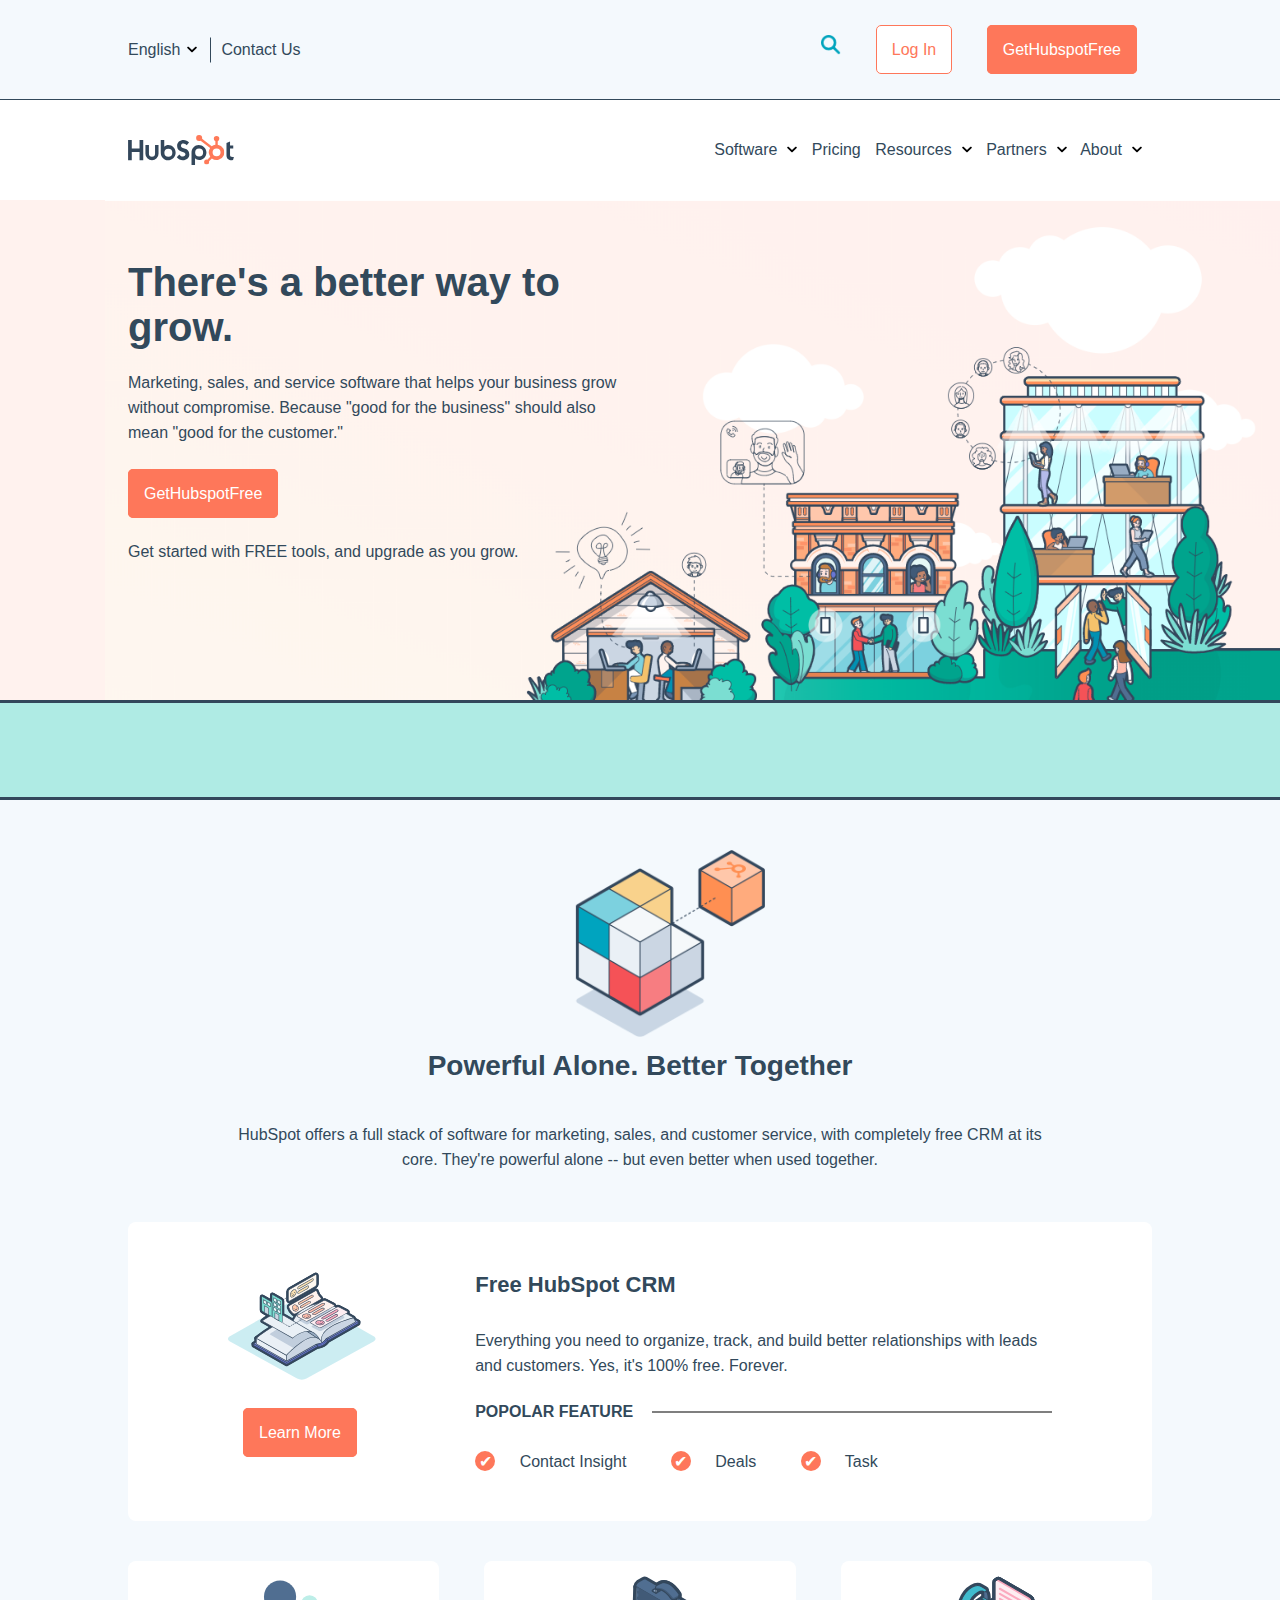
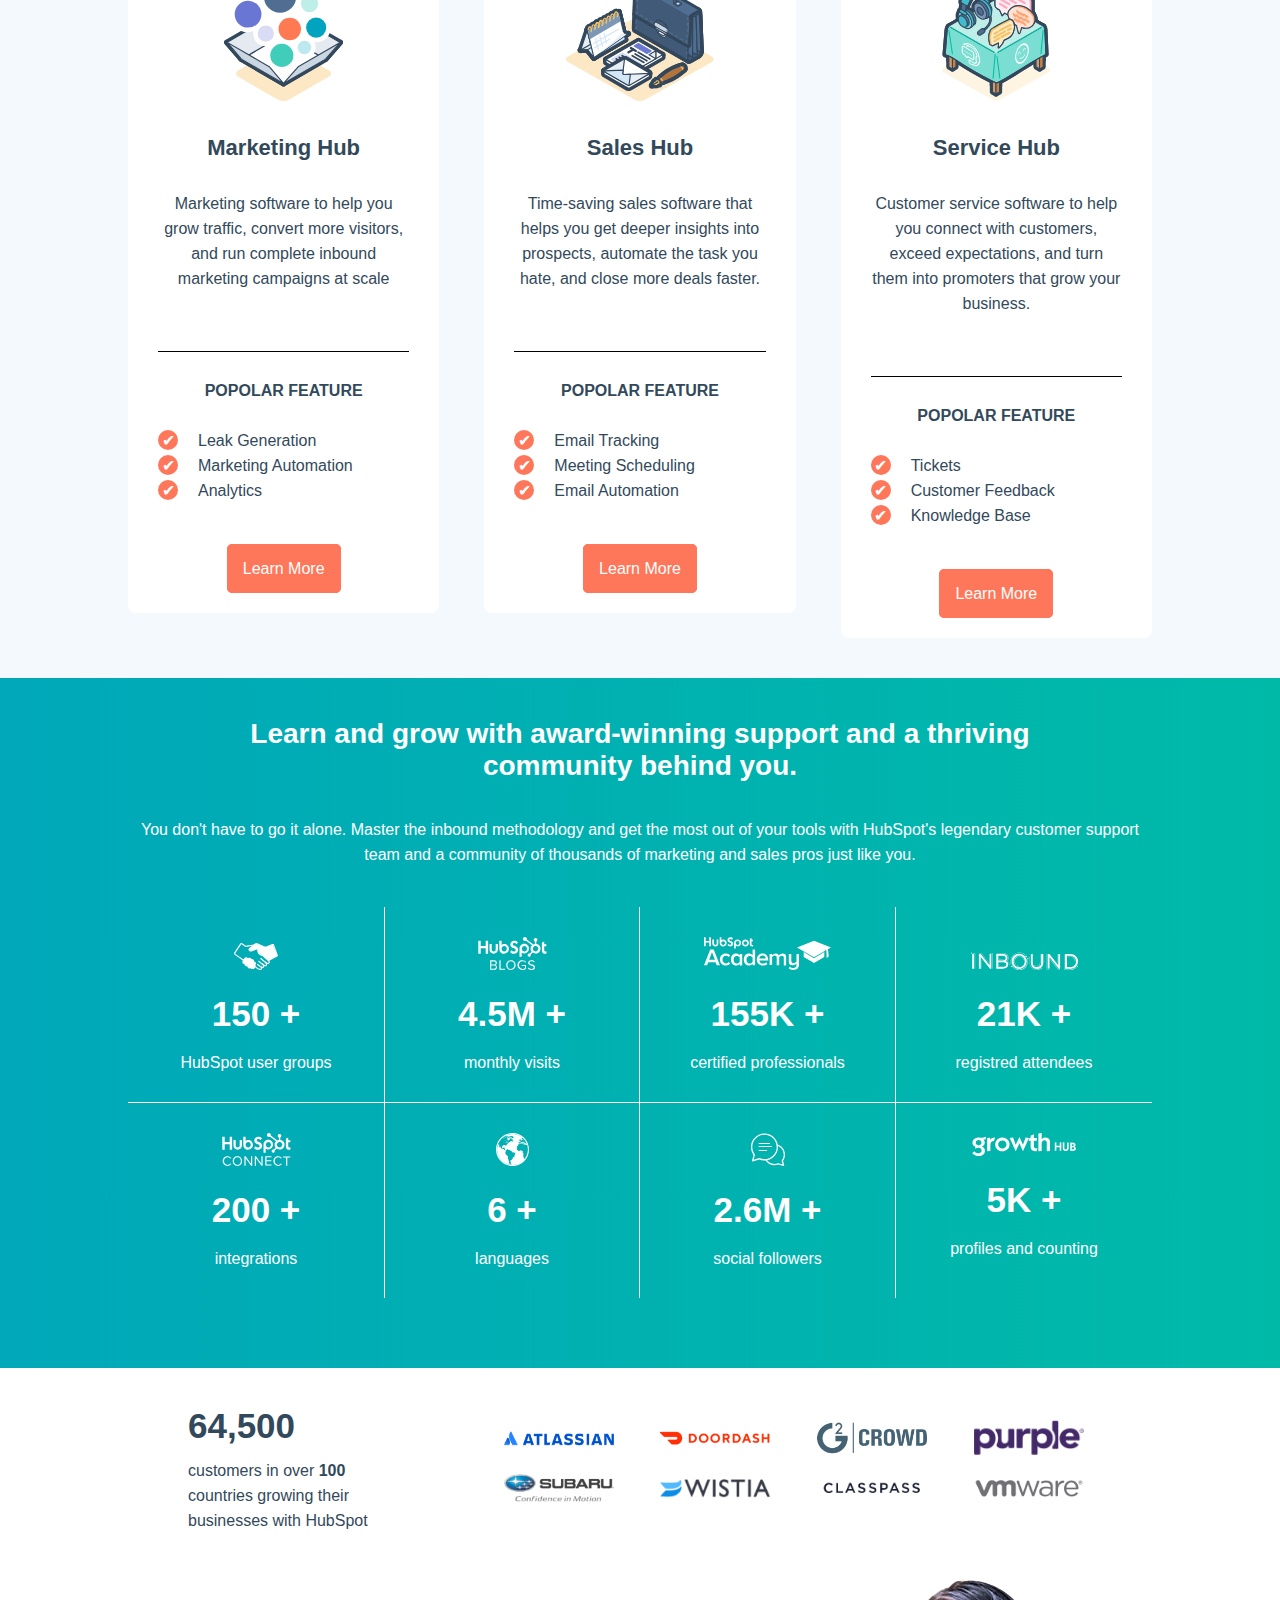
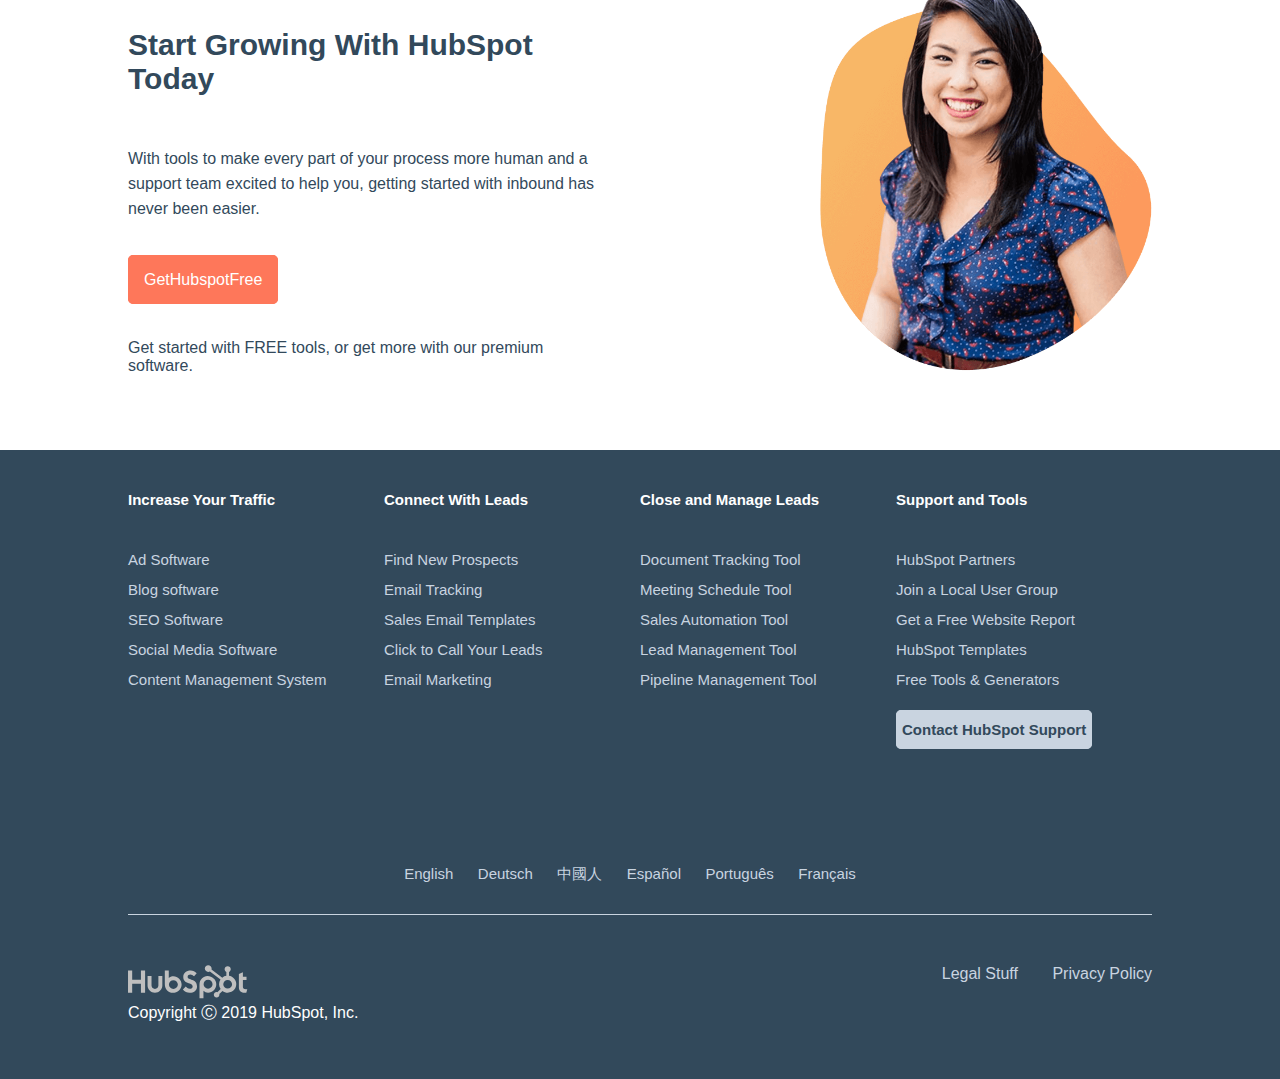
<file: index.html>
<!DOCTYPE html>
<html lang="en">
<head>
    <meta charset="UTF-8">
    <meta http-equiv="X-UA-Compatible" content="IE=edge">
    <meta name="viewport" content="width=device-width, initial-scale=1.0">
    <!-- title -->
    <title>Hubspot</title>
    <!-- stylesheet -->
    <link rel="stylesheet" href="./assets/css/style.css">
    <!-- font awesome -->
    <link rel="stylesheet" href="https://cdnjs.cloudflare.com/ajax/libs/font-awesome/5.15.3/css/all.min.css" integrity="sha512-iBBXm8fW90+nuLcSKlbmrPcLa0OT92xO1BIsZ+ywDWZCvqsWgccV3gFoRBv0z+8dLJgyAHIhR35VZc2oM/gI1w==" crossorigin="anonymous" />
    <link rel="shortcut icon" href="./assets/img/HubSpot-Inversed-Favicon.webp" type="image/x-icon">
</head>
<body>
    
    <!-- header -->
    <header>

        <!-- primo nav -->
        <nav class="azzurro_chiaro">
            <div class="container clearfix">
                <div class="menu_sx float_left">
                    <a href="" id="trat">
                        <i class="fas fa-globe-europe"></i>
                        English
                        <img src="./assets/img/chevron-down-solid.svg" alt="chevron down">
                        <span id="trattino"></span>
                    </a>
                    <a href="">Contact Us</a>
                </div>
                <div class="menu_dx float_left">
                    <a href=""><img src="./assets/img/search-20icon.webp" alt="icona lente di ingrandimento"></a>
                    <a href="" class="bottone vuoto">Log In</a>
                    <a href="" class="bottone pieno pieno_azzurro_chiaro">GetHubspotFree</a>
                </div>
            </div>
        </nav>
        <!-- /primo nav -->

        <!-- secondo nav -->
        <nav>
            <div class="container clearfix">
                <div class="menu_sx2 float_left">
                    <img src="./assets/img/logo.svg" alt="">
                </div>
                <div class="menu_dx2 float_left">
                    <a href="">Software<img src="./assets/img/chevron-down-solid.svg" alt="chevron down"></a>
                    <a href="">Pricing</a>
                    <a href="">Resources<img src="./assets/img/chevron-down-solid.svg" alt="chevron down"></a>
                    <a href="">Partners<img src="./assets/img/chevron-down-solid.svg" alt="chevron down"></a>
                    <a href="">About<img src="./assets/img/chevron-down-solid.svg" alt="chevron down"></a>
                </div>
            </div>
        </nav>
        <!-- /secondo nav -->

        <!-- parte centrale header -->
        <div class="rosa main_header">
            <div class="container clearfix">
                <div class="scritte_header float_left">
                    <p>There's a better way to grow.</p>
                    <p class="line-height_25">Marketing, sales, and service software that helps your business grow without compromise. Because "good for the business" should also mean "good for the customer."</p>
                    <a href="" class="bottone pieno pieno_rosa">GetHubspotFree</a>
                    <p>Get started with FREE tools, and upgrade as you grow.</p>
                </div>
            </div>
        </div>
        <!-- /parte centrale header -->

        <!-- barra azzurra -->
        <div class="barra_azzurra azzurro"></div>
        <!-- /barra azzurra -->

    </header>
    <!-- /header -->

    <!-- main -->
    <main>

        <!-- sezione 1 -->
        <section class="azzurro_chiaro">
            <div class="sezione_1 container clearfix">
                <!-- sezione con il cubo -->
                <div class="float_left sez_cubo">
                    <img src="./assets/img/cube.webp" alt="Cubo">
                    <p class="text-align_center">Powerful Alone. Better Together</p>
                    <p class="container text-align_center line-height_25">HubSpot offers a full stack of software for marketing, sales, and customer service, with  completely free CRM at its core. They're powerful alone -- but even better when used together.</p>
                </div>
                <!-- /sezione con il cubo -->

                <!-- free hubspot crm -->
                <div class="float_left azzurro_chiaro">
                    <div class="container float_left clearfix">
                        <div class="float_left">
                            <div><img src="./assets/img/book.svg" alt=""></div>
                            <a href="" class="bottone pieno pieno_bianco">Learn More</a>
                        </div>
                        <div class="float_left">
                            <p>Free HubSpot CRM</p>
                            <p class="line-height_25">Everything you need to organize, track, and build better relationships with leads and customers. Yes, it's 100% free. Forever.</p>
                            <p style="position: relative;">
                                popolar feature
                                <span class="hr"></span> <!-- linea orizzontale -->
                            </p>
                            <p>
                                <span class="cerchio text-align_center">&#10004;</span>
                                <span class="cerchio_s">Contact Insight</span>
                                <span class="cerchio text-align_center">&#10004;</span>
                                <span class="cerchio_s">Deals</span>
                                <span class="cerchio text-align_center">&#10004;</span>
                                <span class="cerchio_s">Task</span>
                            </p>
                        </div>
                    </div>
                </div>
                <!-- /free hubspot crm -->

                <!-- colonne -->
                    <!-- colonna 1 -->
                    <div class="float_left azzurro_chiaro colonna3 text-align_center">
                        <div class="card1 clearfix">
                            <div class="int_col_1 float_left">
                                <img src="./assets/img/buble.svg" alt="bolle">
                                <p>Marketing Hub</p>
                                <p class="line-height_25">Marketing software to help you grow traffic, convert more visitors, and run complete inbound marketing campaigns at scale</p>
                            </div>
                            <div class="int_col_2 float_left">
                                <p>popolar feature</p>
                                <p>
                                    <span class="cerchio_s"><span class="cerchio text-align_center">&#10004;</span>Leak Generation</span>
                                    <span class="cerchio_s"><span class="cerchio text-align_center">&#10004;</span>Marketing Automation</span>
                                    <span class="cerchio_s"><span class="cerchio text-align_center">&#10004;</span>Analytics</span>
                                </p>
                                <a href="" class="bottone pieno pieno_bianco">Learn More</a>
                            </div>
                        </div>
                    </div>
                    <!-- /colonna 1 -->

                    <!-- colonna 2 -->
                    <div class="float_left azzurro_chiaro colonna3 text-align_center">
                        <div class="card2 clearfix">
                            <div class="int_col_1 float_left">
                                <img src="./assets/img/office.svg" alt="ufficio">
                                <p>Sales Hub</p>
                                <p class="line-height_25">Time-saving sales software that helps you get deeper insights into prospects, automate the task you hate, and close more deals faster.</p>
                            </div>
                            <div class="int_col_2 float_left">
                                <p>popolar feature</p>
                                <p>
                                    <span class="cerchio_s"><span class="cerchio text-align_center">&#10004;</span>Email Tracking</span>
                                    <span class="cerchio_s"><span class="cerchio text-align_center">&#10004;</span>Meeting Scheduling</span>
                                    <span class="cerchio_s"><span class="cerchio text-align_center">&#10004;</span>Email Automation</span>
                                </p>
                                <a href="" class="bottone pieno pieno_bianco">Learn More</a>
                            </div>
                        </div>
                    </div>
                    <!-- /colonna 2 -->

                    <!-- colonna 3 -->
                    <div class="float_left azzurro_chiaro colonna3 text-align_center">
                        <div class="card3 clearfix">
                            <div class="int_col_1 float_left">
                                <img src="./assets/img/table.svg" alt="tavolo">
                                <p>Service Hub</p>
                                <p class="line-height_25">Customer service software to help you connect with customers, exceed expectations, and turn them into promoters that grow your business.</p>
                            </div>
                            <div class="int_col_2 float_left">
                                <p>popolar feature</p>
                                <p>
                                    <span class="cerchio_s"><span class="cerchio text-align_center">&#10004;</span>Tickets</span>
                                    <span class="cerchio_s"><span class="cerchio text-align_center">&#10004;</span>Customer Feedback</span>
                                    <span class="cerchio_s"><span class="cerchio text-align_center">&#10004;</span>Knowledge Base</span>
                                </p>
                                <a href="" class="bottone pieno pieno_bianco">Learn More</a>
                            </div>
                        </div>
                    </div>
                    <!-- /colonna 3 -->
                <!-- /colonne -->

            </div>
        </section>
        <!-- /sezione 1 -->

        <!-- sezione 2 -->
        <section id="sezione_blu">
            <div class="container text-align_center">
                <p>
                    Learn and grow with award-winning support and a thriving community behind you.
                </p>
                <p class="line-height_25">
                    You don't have to go it alone. Master the inbound methodology and get the most out of your tools with HubSpot's legendary customer support team and a community of thousands of marketing and sales pros just like you. 
                </p>
                <div class="clearfix">
                    <div class="float_left">
                        <div><img src="./assets/img/hands.svg" alt="mani"></div>
                        <p class="scritta_grande">150 +</p>
                        <p>HubSpot user groups</p>
                    </div>
                    <div class="float_left quad_1">
                        <div><img src="./assets/img/blogs.svg" alt="blogs"></div>
                        <p class="scritta_grande">4.5M +</p>
                        <p>monthly visits</p>
                    </div>
                    <div class="float_left quad_2">
                        <div><img src="./assets/img/academy.svg" alt="academy"></div>
                        <p class="scritta_grande">155K +</p>
                        <p>certified professionals</p>
                    </div>
                    <div class="float_left">
                        <div><img src="./assets/img/inbound.svg" alt="inbound"></div>
                        <p class="scritta_grande">21K +</p>
                        <p>registred attendees</p>
                    </div>
                    <div class="float_left quad_3">
                        <div><img src="./assets/img/connect.svg" alt="connect"></div>
                        <p class="scritta_grande">200 +</p>
                        <p>integrations</p>
                    </div>
                    <div class="float_left quad_1 quad_3">
                        <div><img src="./assets/img/globe.svg" alt="globe"></div>
                        <p class="scritta_grande">6 +</p>
                        <p>languages</p>
                    </div>
                    <div class="float_left quad_2 quad_3">
                        <div><img src="./assets/img/followers.svg" alt="followers"></div>
                        <p class="scritta_grande">2.6M +</p>
                        <p>social followers</p>
                    </div>
                    <div class="float_left quad_3">
                        <div><img src="./assets/img/growth.svg" alt="growth"></div>
                        <p class="scritta_grande">5K +</p>
                        <p>profiles and counting</p>
                    </div>
                </div>
            </div>
        </section>
        <!-- /sezione 2 -->

        <!-- sezione 3 -->
        <section id="sezione_bianca">
            <div class="container">
                <div class="clearfix sez_bianca_1 line-height_25">
                    <div class="float_left">
                        <p class="scritta_grande" style="padding-bottom: 20px;">64,500</p>
                        <p>
                            customers in over <span style="font-weight: 600;">100</span> countries growing their businesses with HubSpot
                        </p>
                    </div>
                    <div class="float_left">
                        <div class="float_left">
                            <img src="./assets/img/atlasian.webp" alt="atlasian">
                        </div>
                        <div class="float_left">
                            <img src="./assets/img/doordash.webp" alt="doordash">
                        </div>
                        <div class="float_left">
                            <img src="./assets/img/g2crowd.webp" alt="g2crowd">                            
                        </div>
                        <div class="float_left">
                            <img src="./assets/img/purple.webp" alt="purple">                            
                        </div>
                        <div class="float_left">
                            <img src="./assets/img/subaru.webp" alt="subaru">
                        </div>
                        <div class="float_left">
                            <img src="./assets/img/wistia.webp" alt="wistia">
                        </div>
                        <div class="float_left">
                            <img src="./assets/img/classpass.webp" alt="classpass">
                        </div>
                        <div class="float_left">
                            <img src="./assets/img/vmware.webp" alt="vmware">
                        </div>
                    </div>
                </div>
                <div class="sez_bianca_2 clearfix">
                    <div class="float_left">
                        <p>Start Growing With HubSpot Today</p>
                        <p class="line-height_25">With tools to make every part of your process more human and a support team excited to help you, getting started with inbound has never been easier.</p>
                        <a class="btn bottone pieno pieno_bianco" href="">GetHubspotFree</a>
                        <p>Get started with FREE tools, or get more with our premium software.</p>
                    </div>
                    <div class="float_left">
                        <img src="./assets/img/woman.webp" alt="woman">
                    </div>
                </div>
            </div>
        </section>
        <!-- /sezione 3 -->

    </main>
    <!-- /main -->

    <!-- footer -->
    <footer>
        <div class="container">

            <!-- sezione 1 -->
            <div class="clearfix">
                <div class="float_left">
                    <ul>
                        <span>Increase Your Traffic</span>
                        <li><a href="">Ad Software</a></li>
                        <li><a href="">Blog software</a></li>
                        <li><a href="">SEO Software</a></li>
                        <li><a href="">Social Media Software</a></li>
                        <li><a href="">Content Management System</a></li>
                    </ul>
                </div>
                <div class="float_left">
                    <ul>
                        <span>Connect With Leads</span>
                        <li><a href="">Find New Prospects</a></li>
                        <li><a href="">Email Tracking</a></li>
                        <li><a href="">Sales Email Templates</a></li>
                        <li><a href="">Click to Call Your Leads</a></li>
                        <li><a href="">Email Marketing</a></li>
                    </ul>
                </div>
                <div class="float_left">
                    <ul>
                        <span>Close and Manage Leads</span>
                        <li><a href="">Document Tracking Tool</a></li>
                        <li><a href="">Meeting Schedule Tool</a></li>
                        <li><a href="">Sales Automation Tool</a></li>
                        <li><a href="">Lead Management Tool</a></li>
                        <li><a href="">Pipeline Management Tool</a></li>
                    </ul>
                </div>
                <div class="float_left">
                    <ul>
                        <span>Support and Tools</span>
                        <li><a href="">HubSpot Partners</a></li>
                        <li><a href="">Join a Local User Group</a></li>
                        <li><a href="">Get a Free Website Report</a></li>
                        <li><a href="">HubSpot Templates</a></li>
                        <li><a href="">Free Tools & Generators</a></li>
                        <a class="bottone pieno2" href="">Contact HubSpot Support</a>
                        <div>
                            <a href=""><i class="fab fa-facebook-f"></i></a>
                            <a href=""><i class="fab fa-instagram"></i></a>
                            <a href=""><i class="fab fa-youtube"></i></a>
                            <a href=""><i class="fab fa-twitter"></i></a>
                            <a href=""><i class="fab fa-linkedin-in"></i></a>
                        </div>
                    </ul>
                </div>
            </div>
            <!-- /sezione 1 -->

            <!-- sezione 2 -->
            <div class="text-align_center">
                <span><a href="">English</a></span>
                <span><a href="">Deutsch</a></span>
                <span><a href="">中國人</a></span>
                <span><a href="">Español</a></span>
                <span><a href="">Português</a></span>
                <span><a href="">Français</a></span>
            </div>
            <!-- /sezione 2 -->

            <!-- sezione 3 -->
            <div class="clearfix">
                <div class="float_left">
                    <div>
                        <img src="./assets/img/logo-white.svg" alt="logo bianco">
                    </div>
                    <div>
                        Copyright &#x24B8; 2019 HubSpot, Inc.
                    </div>
                </div>
                <div class="float_left">
                    <span><a href="">Legal Stuff</a></span>
                    <span><a href="">Privacy Policy</a></span>
                </div>
            </div>
            <!-- /sezione 3 -->

        </div>
    </footer>
    <!-- /footer -->

</body>
</html>
</file>
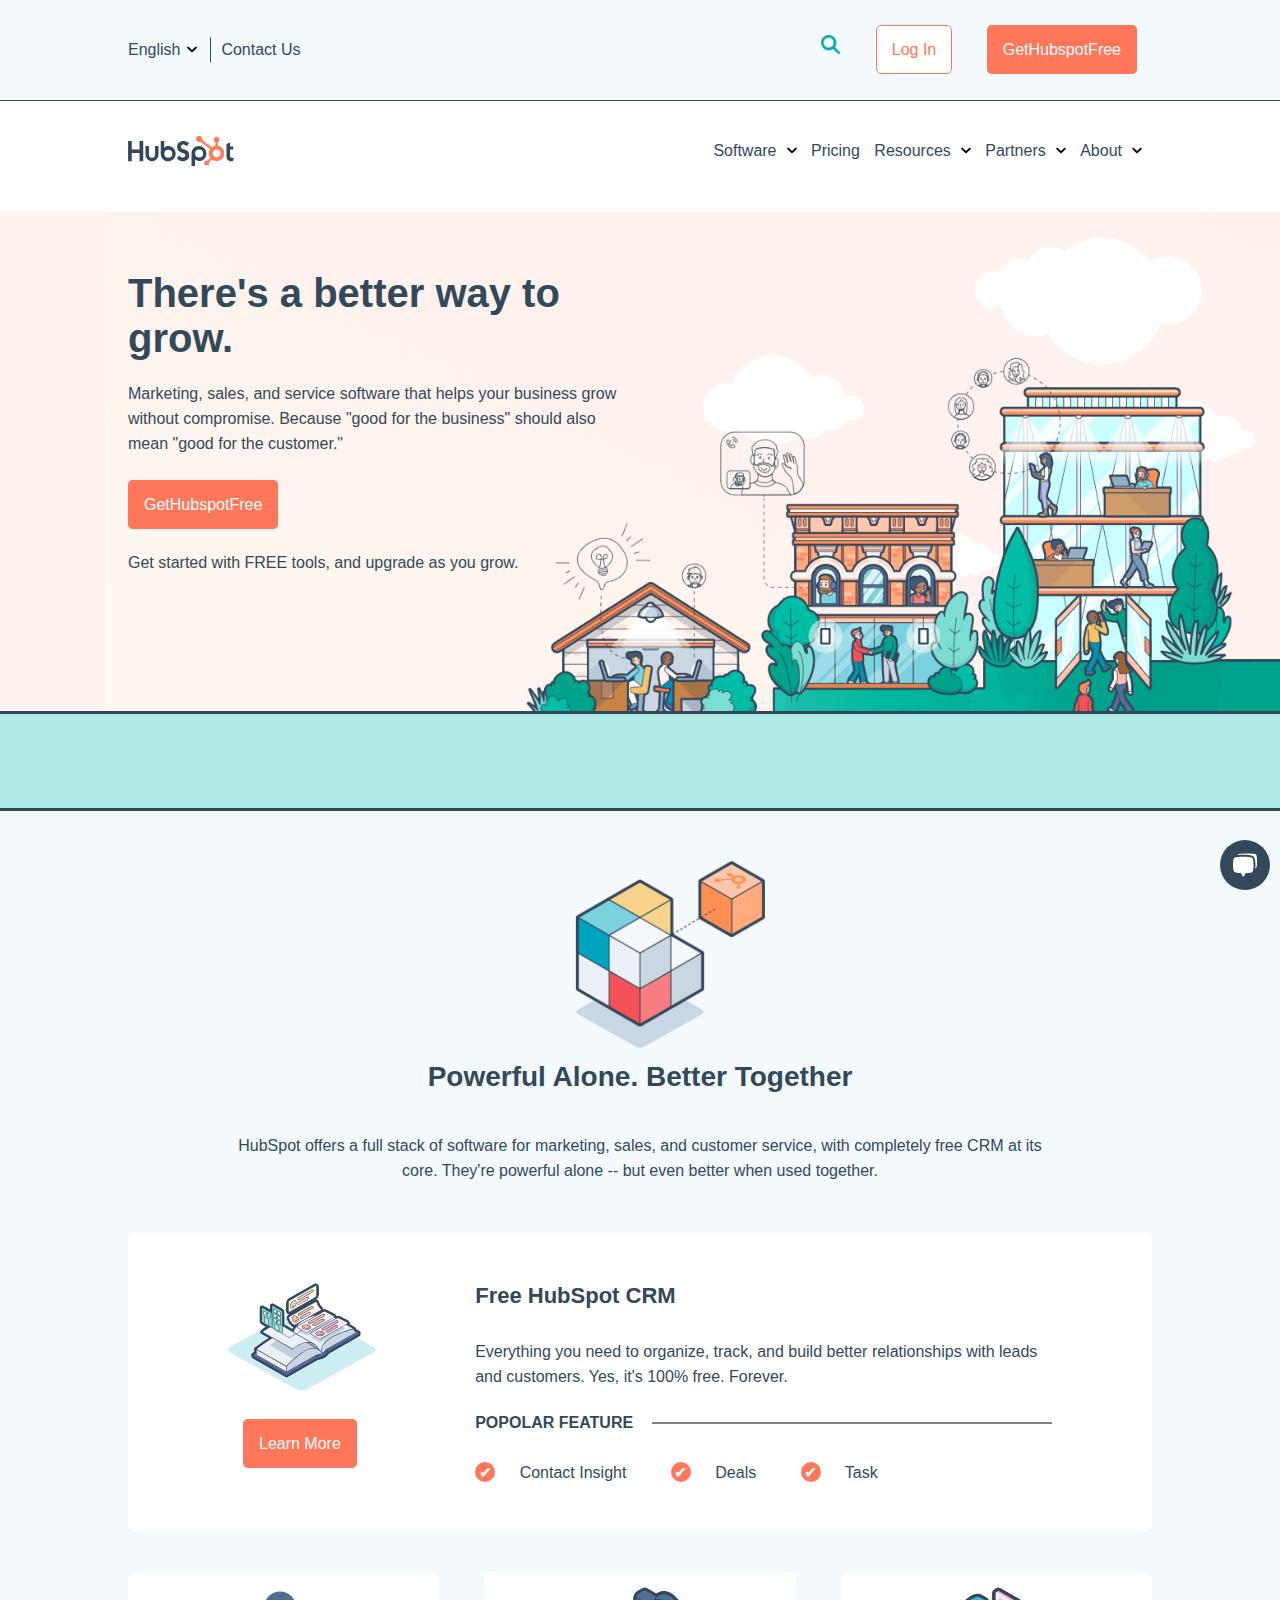
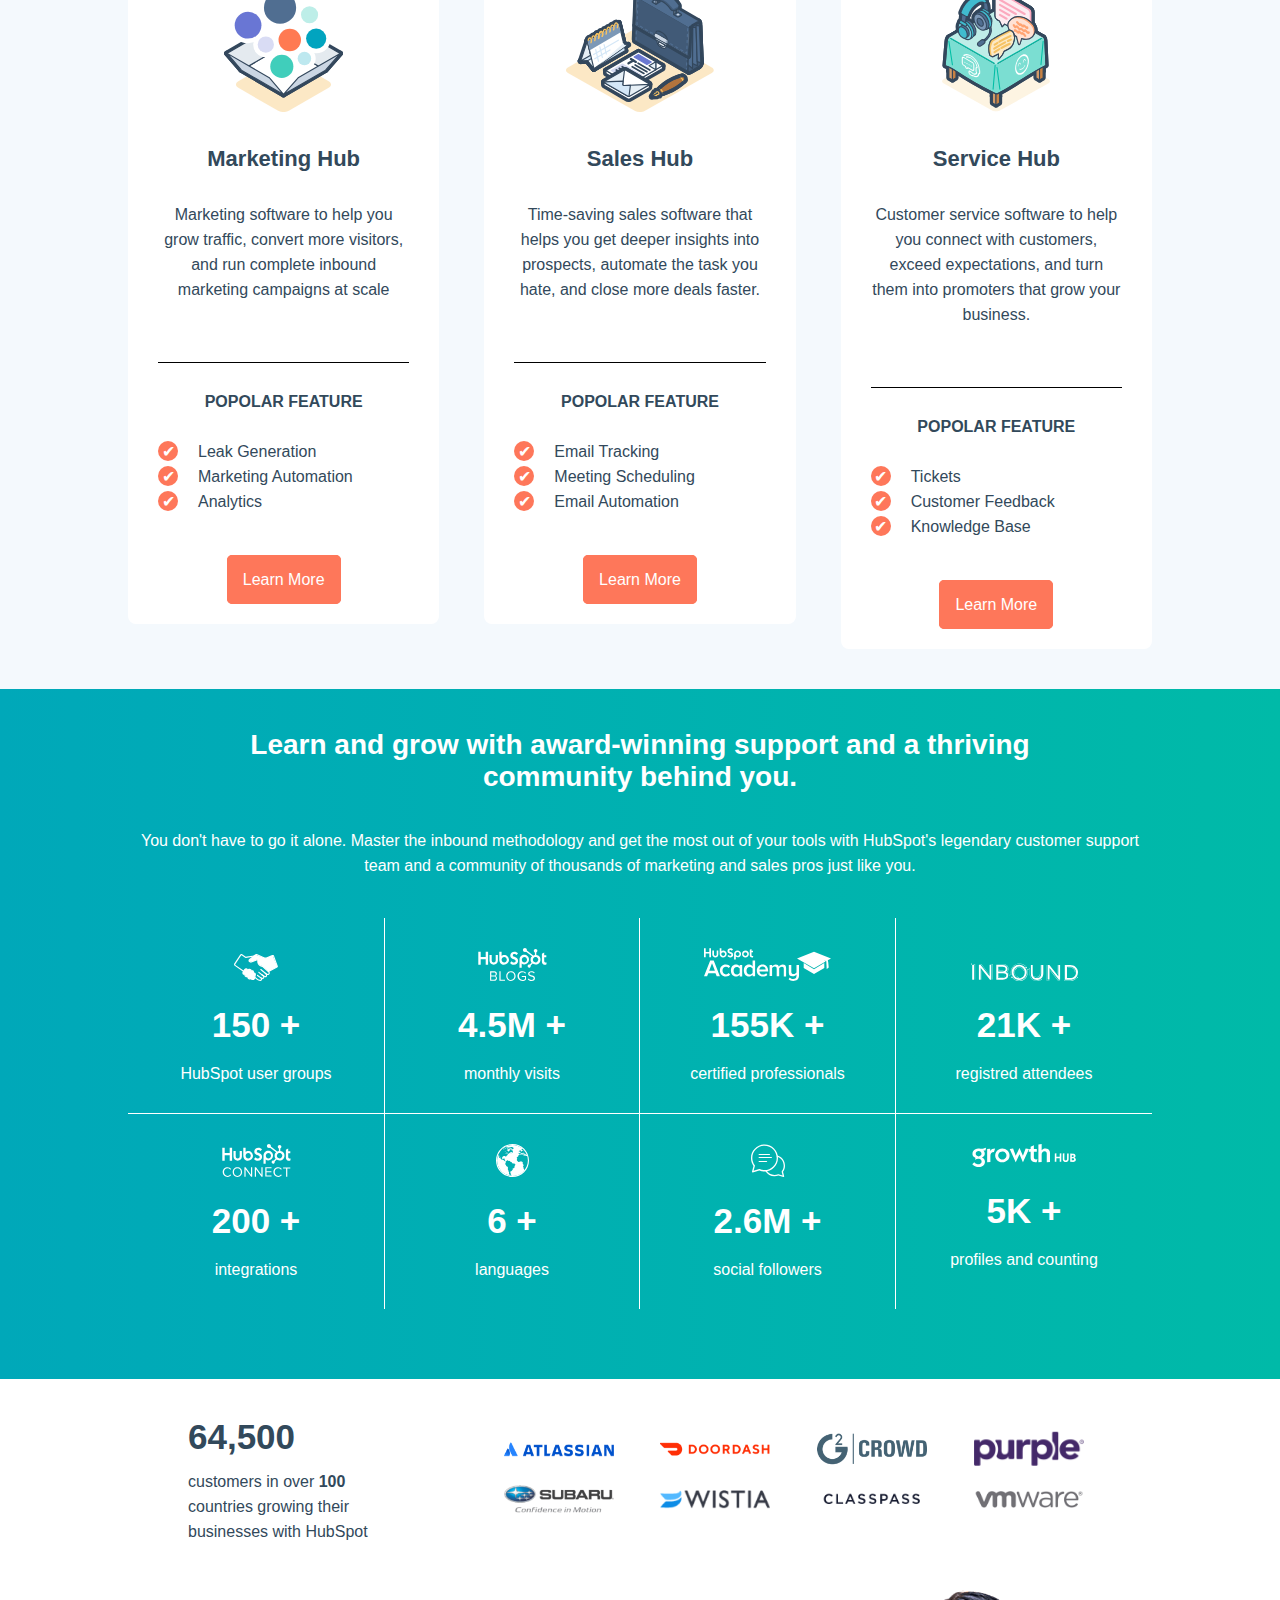
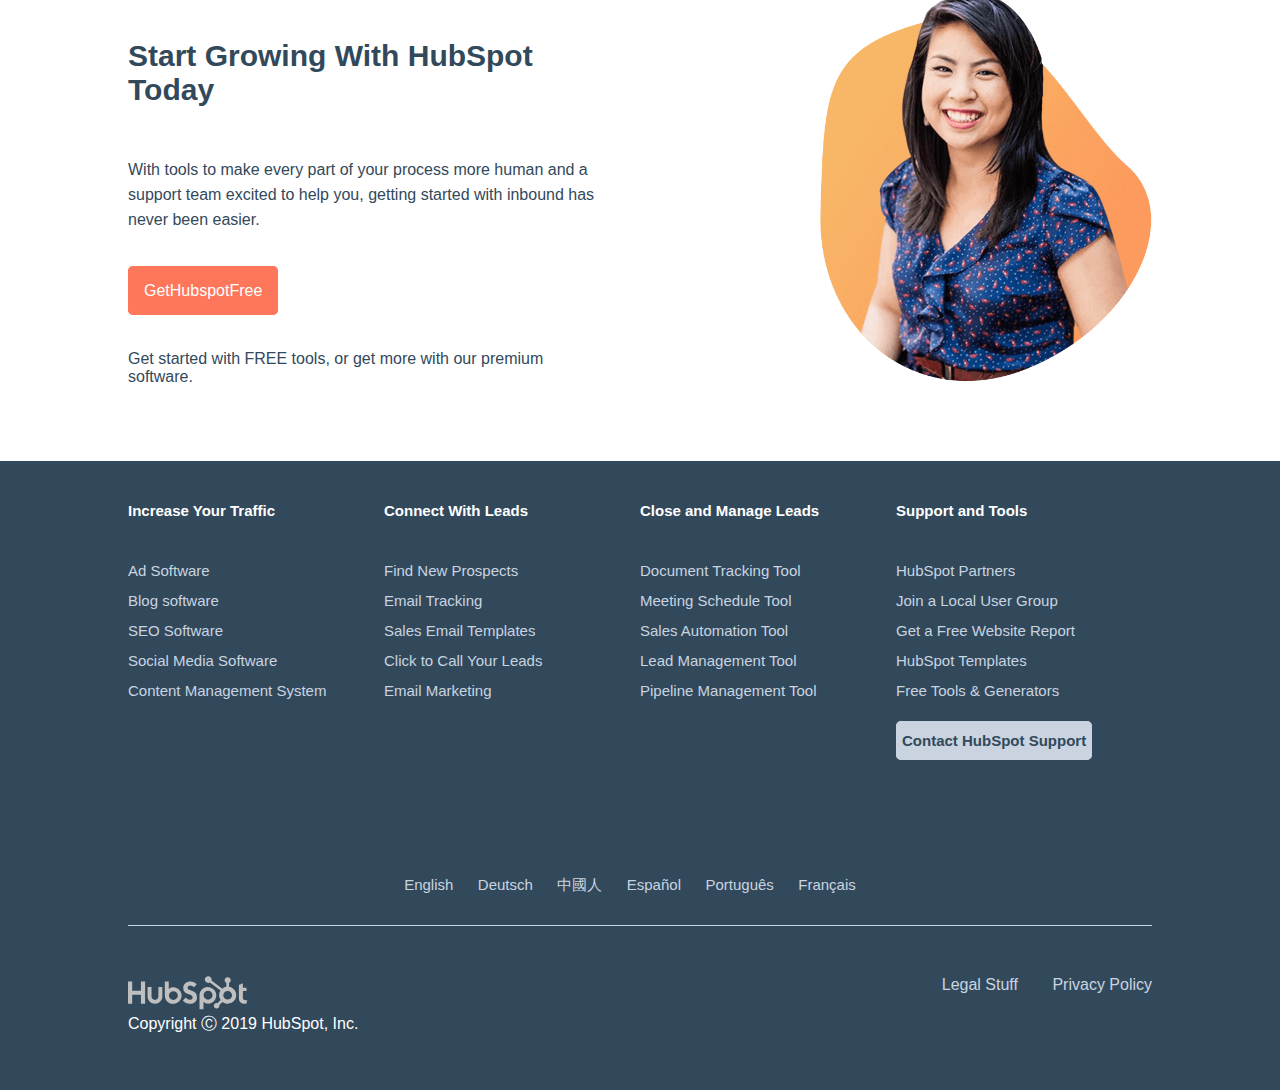
<file: bonus/index.html>
<!DOCTYPE html>
<html lang="en">
<head>
    <meta charset="UTF-8">
    <meta http-equiv="X-UA-Compatible" content="IE=edge">
    <meta name="viewport" content="width=device-width, initial-scale=1.0">
    <!-- title -->
    <title>Hubspot</title>
    <!-- stylesheet -->
    <link rel="stylesheet" href="./assets/css/style.css">
    <!-- font awesome -->
    <link rel="stylesheet" href="https://cdnjs.cloudflare.com/ajax/libs/font-awesome/5.15.3/css/all.min.css" integrity="sha512-iBBXm8fW90+nuLcSKlbmrPcLa0OT92xO1BIsZ+ywDWZCvqsWgccV3gFoRBv0z+8dLJgyAHIhR35VZc2oM/gI1w==" crossorigin="anonymous" />
    <link rel="shortcut icon" href="./assets/img/HubSpot-Inversed-Favicon.webp" type="image/x-icon">
</head>
<body>
    
    <!-- header -->
    <header>

        <!-- chat -->
        <div class="chat">
            <img src="./bonus_chat/launcher-open-icon.svg" alt="chat">
        </div>
        <div class="text_chat">
            &#128075; Want to chat about HubSpot? I'm here to help you find your way.
            <img src="./bonus_chat/bot-avatar.jpg" alt="bot avatar">
            <span>&#x2715;</span>
        </div>
        <!-- /chat -->

        <!-- primo nav -->
        <nav class="azzurro_chiaro">
            <div class="container clearfix">
                <div class="menu_sx float_left">
                    <a href="" class="dropdown" id="trat">
                        <i class="fas fa-globe-europe"></i>
                        English
                        <img src="./assets/img/chevron-down-solid.svg" alt="chevron down">
                        <span id="trattino"></span>
                        <div class="dropdown-content">
                            <p>中國人</p>
                            <p>Deutsch</p>
                            <p>English</p>
                            <p>Español</p>
                            <p>Português</p>
                            <p>Français</p>
                        </div>
                    </a>
                    
                    <a href="">Contact Us</a>
                </div>
                <div class="menu_dx float_left">
                    <a href=""><img src="./assets/img/search-20icon.webp" alt="icona lente di ingrandimento"></a>
                    <a href="" class="bottone vuoto">Log In</a>
                    <a href="" class="bottone pieno pieno_azzurro_chiaro">GetHubspotFree</a>
                </div>
            </div>
        </nav>
        <!-- /primo nav -->

        <!-- secondo nav -->
        <nav>
            <div class="container clearfix">
                <div class="menu_sx2 float_left">
                    <img src="./assets/img/logo.svg" alt="">
                </div>
                <div class="menu_dx2 float_left">
                    <a href="" class="dropdown5">
                        Software<img src="./assets/img/chevron-down-solid.svg" alt="chevron down">
                        <div class="dropdown-content5">
                            <div class="clearfix cerchicon">
                                <div class="float_left">
                                    <img src="./assets/img/cerchicon.jpg" alt="">
                                </div>
                                <div class="float_left">
                                    <p>Free HubSpot CRM</p>
                                    <p>All your contacts and companies. 100% free.</p>
                                </div>                                
                            </div>
                            <div class="clearfix fulmine bor_top_s">
                                <div class="float_left">
                                    <img src="./assets/img/fulmine.svg" alt="">
                                </div>
                                <div class="float_left">
                                    <p>Marketing Hub</p>
                                    <p>Marketing software to increase traffic and leads. Free and premium pians.</p>
                                </div>
                            </div>
                            <div class="clearfix stella">
                                <div class="float_left">
                                    <img src="./assets/img/stella.svg" alt="">
                                </div>
                                <div class="float_left">
                                    <p>Sales Hub</p>
                                    <p>Sales software for closing more deels, faster. Free and premium plans.</p>
                                </div>
                            </div>
                            <div class="clearfix cuore">
                                <div class="float_left">
                                    <img src="./assets/img/cuore.svg" alt="">
                                </div>
                                <div class="float_left">
                                    <p>Service Hub</p>
                                    <p>Software for providing first-class customer service. Free and premium plans.</p>
                                </div>
                            </div>
                            <div class="clearfix frecciagiu">
                                <div class="float_left">
                                    <img src="./assets/img/frecciagiu.svg" alt="">
                                </div>
                                <div class="float_left">
                                    <p>CMS Hub <span class="btn_blu">NEW</span></p>
                                    <p>Content management software to power websites. Premium plans and free trial.</p>
                                </div>
                            </div>
                            <div class="bor_top_s">
                                <p>App Marketplace</p>
                                <p>Find HubSpot apps for the tools and software you use to run your business.</p>
                            </div>
                        </div>
                    </a>
                    <a href="">Pricing</a>
                    <a href="" class="dropdown4">
                        Resources<img src="./assets/img/chevron-down-solid.svg" alt="chevron down">
                        <div class="dropdown-content4 clearfix">
                            <div class="float_left">
                                <p>Blog</p>
                                <p>Read marketing, sales, agency, and customer success blog content.</p>
                            </div>
                            <div class="float_left">
                                <p>Customers Stories/p>
                                <p>Hear from the businesses that use HubSpot to grow better every day.</p>
                            </div>
                            <div class="float_left">
                                <p>Developers</p>
                                <p>Create apps and custom integrations for businesses using HubSpot.</p>
                            </div>
                            <div class="float_left mtb">
                                <p>Ebooks, Guides & More</p>
                                <p>Get access to HubSpot's most popular marketing resources.</p>
                            </div>
                            <div class="float_left mtb">
                                <p>Onboarding & Services</p>
                                <p>Find training and consulting services to help you thrive with HubSpot.</p>
                            </div>
                            <div class="float_left mtb">
                                <p>Research & Reports</p>
                                <p>Get up-to-date research and data on hot business trends.</p>
                            </div>
                            <div class="float_left mtb">
                                <p>Free Courses & Certifications</p>
                                <p>Take courses on the latest business trends, taught by industry experts.</p>
                            </div>
                            <div class="float_left mtb">
                                <p>What Is Inbound?</p>
                                <p>Get a primer on how inbound helps your business grow better.</p>
                            </div>
                            <div class="float_left mtb">
                                <p>Customer Support</p>
                                <p>Get help if you have questions about using HubSpot software.</p>
                            </div>
                        </div>
                    </a>
                    <a href="" class="dropdown3">
                        Partners<img src="./assets/img/chevron-down-solid.svg" alt="chevron down">
                        <div class="dropdown-content3 clearfix">
                            <div class="float_left">
                                <p>Hire a Partner</p>
                                <p>Find a partner in our global community of service providers who can help you grow.</p>            
                            </div>
                            <div class="float_left">
                                <p>Partner With Us</p>
                                <p>Find the right partner program to help your business grow.</p>
                            </div>
                        </div>
                    </a>
                    <a href="" class="dropdown2">
                        About<img src="./assets/img/chevron-down-solid.svg" alt="chevron down">
                        <div class="dropdown-content2 clearfix">
                            <div class="float_left">
                                <p>Company</p>
                                <p>About Us</p>
                                <p>Contact Us</p>
                                <p>Management Team</p>
                                <p>Board of Directors</p>
                                <p>Careers</p>
                            </div>
                            <div class="float_left">
                                <p>News</p>
                                <p>HubSpot News</p>
                                <p>Press Resources</p>
                                <p>Speakers</p>
                            </div>
                            <div class="float_left">
                                <p>Investors</p>
                                <p>Investor Relations</p>
                            </div>
                        </div>
                    </a>
                </div>
            </div>
        </nav>
        <!-- /secondo nav -->

        <!-- parte centrale header -->
        <div class="rosa main_header">
            <div class="container clearfix">
                <div class="scritte_header float_left">
                    <p>There's a better way to grow.</p>
                    <p class="line-height_25">Marketing, sales, and service software that helps your business grow without compromise. Because "good for the business" should also mean "good for the customer."</p>
                    <a href="" class="bottone pieno pieno_rosa">GetHubspotFree</a>
                    <p>Get started with FREE tools, and upgrade as you grow.</p>
                </div>
            </div>
        </div>
        <!-- /parte centrale header -->

        <!-- barra azzurra -->
        <div class="barra_azzurra azzurro"></div>
        <!-- /barra azzurra -->

    </header>
    <!-- /header -->

    <!-- main -->
    <main>

        <!-- sezione 1 -->
        <section class="azzurro_chiaro">
            <div class="sezione_1 container clearfix">
                <!-- sezione con il cubo -->
                <div class="float_left sez_cubo">
                    <img src="./assets/img/cube.webp" alt="Cubo">
                    <p class="text-align_center">Powerful Alone. Better Together</p>
                    <p class="container text-align_center line-height_25">HubSpot offers a full stack of software for marketing, sales, and customer service, with  completely free CRM at its core. They're powerful alone -- but even better when used together.</p>
                </div>
                <!-- /sezione con il cubo -->

                <!-- free hubspot crm -->
                <div class="float_left azzurro_chiaro">
                    <div class="container float_left clearfix">
                        <div id="book" class="float_left">
                            <div><img src="./assets/img/book.svg" alt=""></div>
                            <a href="" class="bottone pieno pieno_bianco">Learn More</a>
                        </div>
                        <div class="float_left">
                            <p>Free HubSpot CRM</p>
                            <p class="line-height_25">Everything you need to organize, track, and build better relationships with leads and customers. Yes, it's 100% free. Forever.</p>
                            <p style="position: relative;">
                                popolar feature
                                <span class="hr"></span> <!-- linea orizzontale -->
                            </p>
                            <p>
                                <span class="cerchio text-align_center">&#10004;</span>
                                <span class="cerchio_s">Contact Insight</span>
                                <span class="cerchio text-align_center">&#10004;</span>
                                <span class="cerchio_s">Deals</span>
                                <span class="cerchio text-align_center">&#10004;</span>
                                <span class="cerchio_s">Task</span>
                            </p>
                        </div>
                    </div>
                </div>
                <!-- /free hubspot crm -->

                <!-- colonne -->
                    <!-- colonna 1 -->
                    <div class="float_left azzurro_chiaro colonna3 text-align_center">
                        <div class="card1 clearfix">
                            <div class="int_col_1 float_left">
                                <img src="./assets/img/buble.svg" alt="bolle">
                                <p>Marketing Hub</p>
                                <p class="line-height_25">Marketing software to help you grow traffic, convert more visitors, and run complete inbound marketing campaigns at scale</p>
                            </div>
                            <div class="int_col_2 float_left">
                                <p>popolar feature</p>
                                <p>
                                    <span class="cerchio_s"><span class="cerchio text-align_center">&#10004;</span>Leak Generation</span>
                                    <span class="cerchio_s"><span class="cerchio text-align_center">&#10004;</span>Marketing Automation</span>
                                    <span class="cerchio_s"><span class="cerchio text-align_center">&#10004;</span>Analytics</span>
                                </p>
                                <a href="" class="bottone pieno pieno_bianco">Learn More</a>
                            </div>
                        </div>
                    </div>
                    <!-- /colonna 1 -->

                    <!-- colonna 2 -->
                    <div class="float_left azzurro_chiaro colonna3 text-align_center">
                        <div class="card2 clearfix">
                            <div class="int_col_1 float_left">
                                <img src="./assets/img/office.svg" alt="ufficio">
                                <p>Sales Hub</p>
                                <p class="line-height_25">Time-saving sales software that helps you get deeper insights into prospects, automate the task you hate, and close more deals faster.</p>
                            </div>
                            <div class="int_col_2 float_left">
                                <p>popolar feature</p>
                                <p>
                                    <span class="cerchio_s"><span class="cerchio text-align_center">&#10004;</span>Email Tracking</span>
                                    <span class="cerchio_s"><span class="cerchio text-align_center">&#10004;</span>Meeting Scheduling</span>
                                    <span class="cerchio_s"><span class="cerchio text-align_center">&#10004;</span>Email Automation</span>
                                </p>
                                <a href="" class="bottone pieno pieno_bianco">Learn More</a>
                            </div>
                        </div>
                    </div>
                    <!-- /colonna 2 -->

                    <!-- colonna 3 -->
                    <div class="float_left azzurro_chiaro colonna3 text-align_center">
                        <div class="card3 clearfix">
                            <div class="int_col_1 float_left">
                                <img src="./assets/img/table.svg" alt="tavolo">
                                <p>Service Hub</p>
                                <p class="line-height_25">Customer service software to help you connect with customers, exceed expectations, and turn them into promoters that grow your business.</p>
                            </div>
                            <div class="int_col_2 float_left">
                                <p>popolar feature</p>
                                <p>
                                    <span class="cerchio_s"><span class="cerchio text-align_center">&#10004;</span>Tickets</span>
                                    <span class="cerchio_s"><span class="cerchio text-align_center">&#10004;</span>Customer Feedback</span>
                                    <span class="cerchio_s"><span class="cerchio text-align_center">&#10004;</span>Knowledge Base</span>
                                </p>
                                <a href="" class="bottone pieno pieno_bianco">Learn More</a>
                            </div>
                        </div>
                    </div>
                    <!-- /colonna 3 -->
                <!-- /colonne -->

            </div>
        </section>
        <!-- /sezione 1 -->

        <!-- sezione 2 -->
        <section id="sezione_blu">
            <div class="container text-align_center">
                <p>
                    Learn and grow with award-winning support and a thriving community behind you.
                </p>
                <p class="line-height_25">
                    You don't have to go it alone. Master the inbound methodology and get the most out of your tools with HubSpot's legendary customer support team and a community of thousands of marketing and sales pros just like you. 
                </p>
                <div class="clearfix">
                    <div class="float_left">
                        <div><img src="./assets/img/hands.svg" alt="mani"></div>
                        <p class="scritta_grande">150 +</p>
                        <p>HubSpot user groups</p>
                    </div>
                    <div class="float_left quad_1">
                        <div><img src="./assets/img/blogs.svg" alt="blogs"></div>
                        <p class="scritta_grande">4.5M +</p>
                        <p>monthly visits</p>
                    </div>
                    <div class="float_left quad_2">
                        <div><img src="./assets/img/academy.svg" alt="academy"></div>
                        <p class="scritta_grande">155K +</p>
                        <p>certified professionals</p>
                    </div>
                    <div class="float_left">
                        <div><img src="./assets/img/inbound.svg" alt="inbound"></div>
                        <p class="scritta_grande">21K +</p>
                        <p>registred attendees</p>
                    </div>
                    <div class="float_left quad_3">
                        <div><img src="./assets/img/connect.svg" alt="connect"></div>
                        <p class="scritta_grande">200 +</p>
                        <p>integrations</p>
                    </div>
                    <div class="float_left quad_1 quad_3">
                        <div><img src="./assets/img/globe.svg" alt="globe"></div>
                        <p class="scritta_grande">6 +</p>
                        <p>languages</p>
                    </div>
                    <div class="float_left quad_2 quad_3">
                        <div><img src="./assets/img/followers.svg" alt="followers"></div>
                        <p class="scritta_grande">2.6M +</p>
                        <p>social followers</p>
                    </div>
                    <div class="float_left quad_3">
                        <div><img src="./assets/img/growth.svg" alt="growth"></div>
                        <p class="scritta_grande">5K +</p>
                        <p>profiles and counting</p>
                    </div>
                </div>
            </div>
        </section>
        <!-- /sezione 2 -->

        <!-- sezione 3 -->
        <section id="sezione_bianca">
            <div class="container">
                <div class="clearfix sez_bianca_1 line-height_25">
                    <div class="float_left">
                        <p class="scritta_grande" style="padding-bottom: 20px;">64,500</p>
                        <p>
                            customers in over <span style="font-weight: 600;">100</span> countries growing their businesses with HubSpot
                        </p>
                    </div>
                    <div class="float_left">
                        <div class="float_left">
                            <img src="./assets/img/atlasian.webp" alt="atlasian">
                        </div>
                        <div class="float_left">
                            <img src="./assets/img/doordash.webp" alt="doordash">
                        </div>
                        <div class="float_left">
                            <img src="./assets/img/g2crowd.webp" alt="g2crowd">                            
                        </div>
                        <div class="float_left">
                            <img src="./assets/img/purple.webp" alt="purple">                            
                        </div>
                        <div class="float_left">
                            <img src="./assets/img/subaru.webp" alt="subaru">
                        </div>
                        <div class="float_left">
                            <img src="./assets/img/wistia.webp" alt="wistia">
                        </div>
                        <div class="float_left">
                            <img src="./assets/img/classpass.webp" alt="classpass">
                        </div>
                        <div class="float_left">
                            <img src="./assets/img/vmware.webp" alt="vmware">
                        </div>
                    </div>
                </div>
                <div class="sez_bianca_2 clearfix">
                    <div class="float_left">
                        <p>Start Growing With HubSpot Today</p>
                        <p class="line-height_25">With tools to make every part of your process more human and a support team excited to help you, getting started with inbound has never been easier.</p>
                        <a class="btn bottone pieno pieno_bianco" href="">GetHubspotFree</a>
                        <p>Get started with FREE tools, or get more with our premium software.</p>
                    </div>
                    <div class="float_left">
                        <img src="./assets/img/woman.webp" alt="woman">
                    </div>
                </div>
            </div>
        </section>
        <!-- /sezione 3 -->

    </main>
    <!-- /main -->

    <!-- footer -->
    <footer>
        <div class="container">

            <!-- sezione 1 -->
            <div class="clearfix">
                <div class="float_left">
                    <ul>
                        <span>Increase Your Traffic</span>
                        <li><a href="">Ad Software</a></li>
                        <li><a href="">Blog software</a></li>
                        <li><a href="">SEO Software</a></li>
                        <li><a href="">Social Media Software</a></li>
                        <li><a href="">Content Management System</a></li>
                    </ul>
                </div>
                <div class="float_left">
                    <ul>
                        <span>Connect With Leads</span>
                        <li><a href="">Find New Prospects</a></li>
                        <li><a href="">Email Tracking</a></li>
                        <li><a href="">Sales Email Templates</a></li>
                        <li><a href="">Click to Call Your Leads</a></li>
                        <li><a href="">Email Marketing</a></li>
                    </ul>
                </div>
                <div class="float_left">
                    <ul>
                        <span>Close and Manage Leads</span>
                        <li><a href="">Document Tracking Tool</a></li>
                        <li><a href="">Meeting Schedule Tool</a></li>
                        <li><a href="">Sales Automation Tool</a></li>
                        <li><a href="">Lead Management Tool</a></li>
                        <li><a href="">Pipeline Management Tool</a></li>
                    </ul>
                </div>
                <div class="float_left">
                    <ul>
                        <span>Support and Tools</span>
                        <li><a href="">HubSpot Partners</a></li>
                        <li><a href="">Join a Local User Group</a></li>
                        <li><a href="">Get a Free Website Report</a></li>
                        <li><a href="">HubSpot Templates</a></li>
                        <li><a href="">Free Tools & Generators</a></li>
                        <a class="bottone pieno2" href="">Contact HubSpot Support</a>
                        <div>
                            <a href=""><i class="fab fa-facebook-f"></i></a>
                            <a href=""><i class="fab fa-instagram"></i></a>
                            <a href=""><i class="fab fa-youtube"></i></a>
                            <a href=""><i class="fab fa-twitter"></i></a>
                            <a href=""><i class="fab fa-linkedin-in"></i></a>
                        </div>
                    </ul>
                </div>
            </div>
            <!-- /sezione 1 -->

            <!-- sezione 2 -->
            <div class="text-align_center">
                <span><a href="">English</a></span>
                <span><a href="">Deutsch</a></span>
                <span><a href="">中國人</a></span>
                <span><a href="">Español</a></span>
                <span><a href="">Português</a></span>
                <span><a href="">Français</a></span>
            </div>
            <!-- /sezione 2 -->

            <!-- sezione 3 -->
            <div class="clearfix">
                <div class="float_left">
                    <div>
                        <img src="./assets/img/logo-white.svg" alt="logo bianco">
                    </div>
                    <div>
                        Copyright &#x24B8; 2019 HubSpot, Inc.
                    </div>
                </div>
                <div class="float_left">
                    <span><a href="">Legal Stuff</a></span>
                    <span><a href="">Privacy Policy</a></span>
                </div>
            </div>
            <!-- /sezione 3 -->

        </div>
    </footer>
    <!-- /footer -->

</body>
</html>
</file>
<file: assets/css/style.css>
*{
    box-sizing: border-box;
    padding: 0;
    margin: 0;
    font-family: Arial, Helvetica, sans-serif;
    color: #32495b;
}
/* utility class */
.container{
    width: 80%;
    margin: auto;
}
.clearfix{
    content: "";
    display: table;
    clear: both;
}
.azzurro_chiaro{
    background-color: #f4f9fd;
}
.rosa{
    background-color: #fff2ee;
}
.azzurro{
    background-color: #afebe4;
}
.bottone{
    border-radius: 5px;
    padding: 15px;
    margin: 0 15px;
    text-decoration: none;
}
.vuoto{
    border: 1px solid #fe775a;
    color: #fe775a;
    background-color: white;
}
.vuoto:hover{
    color: white;
    background-color: #fe775a;
}
.pieno{
    border: 1px solid #fe775a;
    background-color: #fe775a;
    color: white;
}
.pieno_azzurro_chiaro:hover{
    color: #fe775a;
    background-color: #f4f9fd;
}
.pieno_rosa:hover{
    color: #fe775a;
    background-color: #fff2ee;
}
.pieno_bianco:hover{
    color: #fe775a;
    background-color: white;
}
.pieno2{
    padding: 10px 5px;
    border: 1px solid #c9d4e0;
    background-color: #c9d4e0;
    color: #32495b;
    font-weight: 600;
    font-size: 15px;
    margin-left: 0;
}
.pieno2:hover{
    background-color: #32495b;
    color: #c9d4e0;
}
.float_left{
    float: left;
}
.cerchio{
    width: 20px;
    height: 20px;
    padding: 3px;
    margin-right: 20px;
    border-radius: 50%;
    line-height: 15px;
    background-color: #fe775a;
    color: white;
    display: inline-block;
}
.cerchio_s{
    margin-right: 40px;
}
.line-height_25{
    line-height: 25px;
}
.text-align_center{
    text-align: center;
}
/* header */ /* primo nav */
header nav:first-child{
    width: 100%;
    height: 100px;
    border-bottom: 1px solid #32495b;
}
.menu_sx, .menu_dx{
    width: 50%;
}
.menu_sx, .menu_dx{
    line-height: 100px;
}
.menu_sx a{
    text-decoration: none;
}
#trat{
    position: relative;
    margin-right: 10px;
    padding-right: 10px;
}
#trat img{
    width: 10px;
    margin-left: 2px;
}
#trattino{
    content: "";
    display: inline-block;
    height: 25px;
    width: 1px;
    background-color: #32495b;
    position: absolute;
    right: 0px;
    top: 50%;
    transform: translateY(-50%);
}
.menu_dx{
    text-align: right;
}
.menu_dx > a > img{
    width: 20px;
    margin-right: 15px;
}
/* secondo nav */
header nav:nth-child(2){
    width: 100%;
    height: 100px;
}
.menu_sx2, .menu_dx2{
    width: 50%;
    line-height: 100px;
}
.menu_sx2 img{
    margin-top: 35px;
}
.menu_dx2{
    text-align: right;
}
.menu_dx2 a{
    margin-right: 10px;
    text-decoration: none;
}
.menu_dx2 a img{
    width: 10px;
    margin-left: 10px;
}
/* parte centrale header */
.main_header {
    height: 500px;
    background-image: url("../img/jumbotron.png");
    background-repeat: no-repeat;
    background-position-x: 100%;
    background-size: 1175px;
}
.scritte_header{
    margin-top: 60px;
    width: 50%;
}
.scritte_header :first-child{
    font-size: 40px;
    font-weight: 600;
    margin-bottom: 20px;
}
.scritte_header :nth-child(2){
    margin-bottom: 40px;
}
.scritte_header :nth-child(4){
    margin-top: 40px;
}
.scritte_header a{
    margin-left: 0;
}
/* barra azzurra */
.barra_azzurra{
    width: 100%;
    height: 100px;
    border-top: 3px solid #33475b;
    border-bottom: 3px solid #33475b;
}
/* main */ /* sezione 1 */ /* sezione con il cubo */
.sez_cubo{
    position: relative;
}
.sez_cubo > img{
    width: 250px;
    position: absolute;
    left: 50%;
    top: 50px;
    transform: translateX(-50%);
}
.sez_cubo :nth-child(2){
    padding-top: 250px;
    margin-bottom: 40px;
    font-size: 28px;
    font-weight: 600;
}
.sez_cubo :nth-child(3){
    margin-bottom: 50px;
}
/* free hubspot crm */
.sezione_1 > div:nth-child(2) > div{
    border-radius: 0.5rem;
    width: 100%;
    background-color: white;
    padding: 50px 100px;
}
.sezione_1 > div:nth-child(2) > div > div:first-child{
    width: 30%;
}
.sezione_1 > div:nth-child(2) > div > div:first-child > div > img{
    width: 60%;
    margin-bottom: 40px;
}
.sezione_1 > div:nth-child(2) > div > div:nth-child(2){
    width: 70%;
    height: 100%;
}
.sezione_1 > div:nth-child(2) > div > div:nth-child(2) p:first-child{
    font-size: 22px;
    font-weight: 600;
    margin-bottom: 30px;
}
.sezione_1 > div:nth-child(2) > div > div:nth-child(2) p:nth-child(2){
    margin-bottom: 25px;
}
.sezione_1 > div:nth-child(2) > div > div:nth-child(2) p:nth-child(3){
    margin-bottom: 30px;
    text-transform: uppercase;
    font-weight: 600;
}
.hr{
    width: 400px;
    height: 1px;
    background-color: black;
    display: block;
    position: absolute;
    right: 0;
    top: 50%;
    transform: translateY(-50%);
}
/* colonne */
.colonna3{
    width: calc(100%/3);
    padding-top: 40px;
    padding-bottom: 40px;
}
.card1, .card2, .card3{
    border-radius: 0.5rem;
    background-color: white;
    width: calc(100%-30px);
    padding: 15px 30px;
    padding-bottom: 35px;
}
.card1{
    margin-right: 30px;
}
.card2{
    margin-left: 15px;
    margin-right: 15px;
}
.card3{
    margin-left: 30px;
}
.int_col_1{
    height: 60%;
}
.int_col_1 img{
    height: 125px;
    margin-bottom: 30px;
}
.int_col_1 :nth-child(2){
    font-size: 22px;
    font-weight: 600;
    margin-bottom: 30px;
}
.int_col_1 :nth-child(3){
    margin-bottom: 60px;
}
.int_col_2{
    width: 100%;
    height: 40%;
    border-top: 1px solid black;
}
.int_col_2 p:first-child{
    font-weight: 600;
    text-transform: uppercase;
    margin-top: 30px;
    margin-bottom: 30px;
}
.colonna3 > div > div:nth-child(2) > p:nth-child(2){
    margin-bottom: 60px;
}
.colonna3 > div > div:nth-child(2) > p:nth-child(2) span.cerchio_s{
    text-align: left;
    display: block;
    margin-bottom: 5px;
}
/* sezione 2 */
#sezione_blu{
    background: linear-gradient(90deg, #00A8B9 0%, #00BAA8 100%);
    padding-top: 40px;
    padding-bottom: 70px;
}
#sezione_blu > div > p{
    color: white;
}
#sezione_blu > div > p:first-child{
    font-size: 28px;
    font-weight: 600;
    width: 80%;
    margin: auto;
    margin-bottom: 35px;
}
#sezione_blu > div >p:nth-child(2){
    padding-bottom: 40px;
}
#sezione_blu > div > div{
    width: 100%;
}
#sezione_blu > div > div > div{
    width: 25%;
    padding-bottom: 30px;
    padding-top: 30px;
}
#sezione_blu > div > div > div > p{
    color: white;
    padding-top: 20px;
}
.scritta_grande{
    font-size: 35px;
    font-weight: 600;
}
.quad_1{
    border-left: 1px solid white;
}
.quad_2, .quad_1{
    border-right: 1px solid white;
}
.quad_3{
    border-top: 1px solid white;
}
/* sezione 3 */
.sez_bianca_1{
    width: 100%;
    padding-top: 20x;
}
.sez_bianca_1 > div:first-child{
    width: 30%;
    padding: 45px;
    padding-left: 60px;
}
.sez_bianca_1 > div:nth-child(2){
    width: 70%;
    padding: 45px;
}
.sez_bianca_1 > div:nth-child(2) > div{
    width: 25%;
    height: 50px;
    position: relative;
}
.sez_bianca_1 > div:nth-child(2) > div > img{
    width: 110px;
    position: absolute;
    top: 50%;
    left: 50%;
    transform: translate(-50%, -50%);
}
.sez_bianca_2{
    padding-bottom: 25px;
}
.sez_bianca_2 > div:first-child{
    width: 46%;
}
.sez_bianca_2 > div > p{
    margin: 50px 0;
}
.sez_bianca_2 > div > p:first-child{
    font-size: 30px;
    font-weight: 600;
}
.btn{
    margin-left: 0;
}
.sez_bianca_2 > div:nth-child(2){
    width: 54%;
    position: relative;
}
.sez_bianca_2 > div:nth-child(2) > img{
    width: 60%;
    position: absolute;
    right: 0;
}
/* footer */
footer{
    background-color: #32495b;
    padding: 35px 0;
}
/* sezione 1 */
footer div, footer ul, footer ul li, footer span{
    color: white;
}
footer > div > div:first-child{
    width: 100%;
    padding-bottom: 70px;
}
footer > div > div:first-child > div{
    width: 25%;
}
footer ul{
    line-height: 30px;
    list-style: none;
    font-size: 15px;
}
footer ul li a{
    color: #c9d4e0;
    text-decoration: none;
}
footer ul span{
    margin-bottom: 40px;
    color: white;
    font-weight: 700;
}
footer ul :nth-child(2){
    margin-top: 30px;
}
footer ul :nth-child(6){
    margin-bottom: 20px;
}
footer > div > div > div:nth-child(4) > ul > div{
    padding-top: 20px;
}
footer > div > div > div:nth-child(4) > ul > div > a > i{
    color: #c9d4e0;
    margin-right: 25px;
}
footer > div > div > div:nth-child(4) > ul > div > a > i:hover{
    color: #71e6ee;
}
/* sezione 2 */
footer > div > div:nth-child(2) > span{
    padding-right: 20px;
}
footer > div > div:nth-child(2) > span > a{
    font-size: 15px;
    color: #c9d4e0;
    text-decoration: none;
}
/* sezione 3 */
footer > div > div:nth-child(3){
    width: 100%;
    padding-top: 50px;
    padding-bottom: 20px;
    margin-top: 30px;
    border-top: 1px solid #c9d4e0;
    color: #c9d4e0;
}
footer > div > div:nth-child(3) > div{
    width: 50%;
}
footer > div > div:nth-child(3) > div > div > img{
    filter: brightness(0.75);
    width: 120px;
}
footer > div > div:nth-child(3) > div:nth-child(2){
    text-align: right;
}
footer > div > div:nth-child(3) > div:nth-child(2) span{
    margin-left: 30px;
}
footer > div > div:nth-child(3) > div:nth-child(2) span a{
    color: #c9d4e0;
    text-decoration: none;
}
</file>
<file: bonus/assets/css/style.css>
*{
    box-sizing: border-box;
    padding: 0;
    margin: 0;
    font-family: Arial, Helvetica, sans-serif;
    color: #32495b;
}
/* utility class */
.container{
    width: 80%;
    margin: auto;
}
.clearfix{
    content: "";
    display: table;
    clear: both;
}
.azzurro_chiaro{
    background-color: #f4f9fd;
}
.rosa{
    background-color: #fff2ee;
}
.azzurro{
    background-color: #afebe4;
}
.bottone{
    border-radius: 5px;
    padding: 15px;
    margin: 0 15px;
    text-decoration: none;
}
.vuoto{
    border: 1px solid #fe775a;
    color: #fe775a;
    background-color: white;
}
.vuoto:hover{
    color: white;
    background-color: #fe775a;
}
.pieno{
    border: 1px solid #fe775a;
    background-color: #fe775a;
    color: white;
}
.pieno_azzurro_chiaro:hover{
    color: #fe775a;
    background-color: #f4f9fd;
}
.pieno_rosa:hover{
    color: #fe775a;
    background-color: #fff2ee;
}
.pieno_bianco:hover{
    color: #fe775a;
    background-color: white;
}
.pieno2{
    padding: 10px 5px;
    border: 1px solid #c9d4e0;
    background-color: #c9d4e0;
    color: #32495b;
    font-weight: 600;
    font-size: 15px;
    margin-left: 0;
}
.pieno2:hover{
    background-color: #32495b;
    color: #c9d4e0;
}
.float_left{
    float: left;
}
.cerchio{
    width: 20px;
    height: 20px;
    padding: 3px;
    margin-right: 20px;
    border-radius: 50%;
    line-height: 15px;
    background-color: #fe775a;
    color: white;
    display: inline-block;
}
.cerchio_s{
    margin-right: 40px;
}
.line-height_25{
    line-height: 25px;
}
.text-align_center{
    text-align: center;
}
/* header */ /* primo nav */
nav.azzurro_chiaro{
    border-bottom: 1px solid #32495b;
}
.menu_sx, .menu_dx{
    width: 50%;
}
.menu_sx, .menu_dx{
    line-height: 100px;
}
.menu_sx a{
    text-decoration: none;
}
#trat{
    position: relative;
    margin-right: 10px;
    padding-right: 10px;
}
#trat img{
    width: 10px;
    margin-left: 2px;
}
#trattino{
    content: "";
    display: inline-block;
    height: 25px;
    width: 1px;
    background-color: #32495b;
    position: absolute;
    right: 0px;
    top: 50%;
    transform: translateY(-50%);
}
.menu_dx{
    text-align: right;
}
.menu_dx > a > img{
    width: 20px;
    margin-right: 15px;
}
/* secondo nav */
header nav:nth-child(2){
    width: 100%;
    height: 100px;
}
.menu_sx2, .menu_dx2{
    width: 50%;
    line-height: 100px;
}
.menu_sx2 img{
    margin-top: 35px;
}
.menu_dx2{
    text-align: right;
}
.menu_dx2 a{
    margin-right: 10px;
    text-decoration: none;
    padding-bottom: 20px;
}
.menu_dx2 a img{
    width: 10px;
    margin-left: 10px;
}
/* parte centrale header */
.main_header {
    height: 500px;
    background-image: url("../img/jumbotron.png");
    background-repeat: no-repeat;
    background-position-x: 100%;
    background-size: 1175px;
}
.scritte_header{
    margin-top: 60px;
    width: 50%;
}
.scritte_header :first-child{
    font-size: 40px;
    font-weight: 600;
    margin-bottom: 20px;
}
.scritte_header :nth-child(2){
    margin-bottom: 40px;
}
.scritte_header :nth-child(4){
    margin-top: 40px;
}
.scritte_header a{
    margin-left: 0;
}
/* barra azzurra */
.barra_azzurra{
    width: 100%;
    height: 100px;
    border-top: 3px solid #33475b;
    border-bottom: 3px solid #33475b;
}
/* main */ /* sezione 1 */ /* sezione con il cubo */
.sez_cubo{
    position: relative;
}
.sez_cubo > img{
    width: 250px;
    position: absolute;
    left: 50%;
    top: 50px;
    transform: translateX(-50%);
}
.sez_cubo :nth-child(2){
    padding-top: 250px;
    margin-bottom: 40px;
    font-size: 28px;
    font-weight: 600;
}
.sez_cubo :nth-child(3){
    margin-bottom: 50px;
}
/* free hubspot crm */
.sezione_1 > div:nth-child(2) > div{
    border-radius: 0.5rem;
    width: 100%;
    background-color: white;
    padding: 50px 100px;
}
.sezione_1 > div:nth-child(2) > div > div:first-child{
    width: 30%;
}
.sezione_1 > div:nth-child(2) > div > div:first-child > div > img{
    width: 60%;
    margin-bottom: 40px;
}
.sezione_1 > div:nth-child(2) > div > div:nth-child(2){
    width: 70%;
    height: 100%;
}
.sezione_1 > div:nth-child(2) > div > div:nth-child(2) p:first-child{
    font-size: 22px;
    font-weight: 600;
    margin-bottom: 30px;
}
.sezione_1 > div:nth-child(2) > div > div:nth-child(2) p:nth-child(2){
    margin-bottom: 25px;
}
.sezione_1 > div:nth-child(2) > div > div:nth-child(2) p:nth-child(3){
    margin-bottom: 30px;
    text-transform: uppercase;
    font-weight: 600;
}
.hr{
    width: 400px;
    height: 1px;
    background-color: black;
    display: block;
    position: absolute;
    right: 0;
    top: 50%;
    transform: translateY(-50%);
}
/* colonne */
.colonna3{
    width: calc(100%/3);
    padding-top: 40px;
    padding-bottom: 40px;
}
.card1, .card2, .card3{
    border-radius: 0.5rem;
    background-color: white;
    width: calc(100%-30px);
    padding: 15px 30px;
    padding-bottom: 35px;
}
.card1{
    margin-right: 30px;
}
.card2{
    margin-left: 15px;
    margin-right: 15px;
}
.card3{
    margin-left: 30px;
}
.int_col_1{
    height: 60%;
}
.int_col_1 img{
    height: 125px;
    margin-bottom: 30px;
}
.int_col_1 :nth-child(2){
    font-size: 22px;
    font-weight: 600;
    margin-bottom: 30px;
}
.int_col_1 :nth-child(3){
    margin-bottom: 60px;
}
.int_col_2{
    width: 100%;
    height: 40%;
    border-top: 1px solid black;
}
.int_col_2 p:first-child{
    font-weight: 600;
    text-transform: uppercase;
    margin-top: 30px;
    margin-bottom: 30px;
}
.colonna3 > div > div:nth-child(2) > p:nth-child(2){
    margin-bottom: 60px;
}
.colonna3 > div > div:nth-child(2) > p:nth-child(2) span.cerchio_s{
    text-align: left;
    display: block;
    margin-bottom: 5px;
}
/* sezione 2 */
#sezione_blu{
    background: linear-gradient(90deg, #00A8B9 0%, #00BAA8 100%);
    padding-top: 40px;
    padding-bottom: 70px;
}
#sezione_blu > div > p{
    color: white;
}
#sezione_blu > div > p:first-child{
    font-size: 28px;
    font-weight: 600;
    width: 80%;
    margin: auto;
    margin-bottom: 35px;
}
#sezione_blu > div >p:nth-child(2){
    padding-bottom: 40px;
}
#sezione_blu > div > div{
    width: 100%;
}
#sezione_blu > div > div > div{
    width: 25%;
    padding-bottom: 30px;
    padding-top: 30px;
}
#sezione_blu > div > div > div > p{
    color: white;
    padding-top: 20px;
}
.scritta_grande{
    font-size: 35px;
    font-weight: 600;
}
.quad_1{
    border-left: 1px solid white;
}
.quad_2, .quad_1{
    border-right: 1px solid white;
}
.quad_3{
    border-top: 1px solid white;
}
/* sezione 3 */
.sez_bianca_1{
    width: 100%;
    padding-top: 20x;
}
.sez_bianca_1 > div:first-child{
    width: 30%;
    padding: 45px;
    padding-left: 60px;
}
.sez_bianca_1 > div:nth-child(2){
    width: 70%;
    padding: 45px;
}
.sez_bianca_1 > div:nth-child(2) > div{
    width: 25%;
    height: 50px;
    position: relative;
}
.sez_bianca_1 > div:nth-child(2) > div > img{
    width: 110px;
    position: absolute;
    top: 50%;
    left: 50%;
    transform: translate(-50%, -50%);
}
.sez_bianca_2{
    padding-bottom: 25px;
}
.sez_bianca_2 > div:first-child{
    width: 46%;
}
.sez_bianca_2 > div > p{
    margin: 50px 0;
}
.sez_bianca_2 > div > p:first-child{
    font-size: 30px;
    font-weight: 600;
}
.btn{
    margin-left: 0;
}
.sez_bianca_2 > div:nth-child(2){
    width: 54%;
    position: relative;
}
.sez_bianca_2 > div:nth-child(2) > img{
    width: 60%;
    position: absolute;
    right: 0;
}
/* footer */
footer{
    background-color: #32495b;
    padding: 35px 0;
}
/* sezione 1 */
footer div, footer ul, footer ul li, footer span{
    color: white;
}
footer > div > div:first-child{
    width: 100%;
    padding-bottom: 70px;
}
footer > div > div:first-child > div{
    width: 25%;
}
footer ul{
    line-height: 30px;
    list-style: none;
    font-size: 15px;
}
footer ul li a{
    color: #c9d4e0;
    text-decoration: none;
}
footer ul span{
    margin-bottom: 40px;
    color: white;
    font-weight: 700;
}
footer ul :nth-child(2){
    margin-top: 30px;
}
footer ul :nth-child(6){
    margin-bottom: 20px;
}
footer > div > div > div:nth-child(4) > ul > div{
    padding-top: 20px;
}
footer > div > div > div:nth-child(4) > ul > div > a > i{
    color: #c9d4e0;
    padding-right: 25px;
}
footer > div > div > div:nth-child(4) > ul > div > a > i:hover{
    color: #71e6ee;
}
/* sezione 2 */
footer > div > div:nth-child(2) > span{
    padding-right: 20px;
}
footer > div > div:nth-child(2) > span > a{
    font-size: 15px;
    color: #c9d4e0;
    text-decoration: none;
}
/* sezione 3 */
footer > div > div:nth-child(3){
    width: 100%;
    padding-top: 50px;
    padding-bottom: 20px;
    margin-top: 30px;
    border-top: 1px solid #c9d4e0;
    color: #c9d4e0;
}
footer > div > div:nth-child(3) > div{
    width: 50%;
}
footer > div > div:nth-child(3) > div > div > img{
    filter: brightness(0.75);
    width: 120px;
}
footer > div > div:nth-child(3) > div:nth-child(2){
    text-align: right;
}
footer > div > div:nth-child(3) > div:nth-child(2) span{
    margin-left: 30px;
}
footer > div > div:nth-child(3) > div:nth-child(2) span a{
    color: #c9d4e0;
    text-decoration: none;
}
/* chat */
.chat{
    position: fixed;
    right: 10px;
    bottom: 10px;
    border-radius: 50%;
    background-color: #32495b;
    width: 50px;
    height: 50px;
    z-index: 2;
}
.chat > img{
    width: 25px;
    position: absolute;
    top: 50%;
    left: 50%;
    transform: translate(-50%, -50%);
}
.text_chat{
    color: #32495b;
    width: 280px;
    padding: 30px 20px;
    padding-bottom: 20px;
    border-radius: 0.4rem;
    position: fixed;
    right: 10px;
    bottom: 70px;
    background-color: white;
    border: 1px solid #32495b;
    line-height: 25px;
    z-index: 2;
    display: none;
}
.text_chat > img{
    width: 50px;
    position: absolute;
    left: 50%;
    top: 0;
    transform: translate(-50%, -50%);
}
.text_chat > span{
    position: absolute;
    right: 10px;
    top: 5px;
    font-size: 20px;
}
.chat:hover + .text_chat{
    display: block;
}
/* dropdown menu */ /* english */
.dropdown, .dropdown2, .dropdown3, .dropdown4, .dropdown5{
    position: relative;
}
.dropdown-content{
    display: none;
    position: absolute;
    top: 30px;
    background-color: white;
    box-shadow: 0px 8px 16px 0px rgba(0,0,0,0.2);
    z-index: 1;
    line-height: 20px;
    font-weight: 600;
}
.dropdown-content p{
    color: #32495b;
    padding: 12px 16px;
    display: block;
}
.dropdown-content p:hover, .dropdown-content2 p:hover, .dropdown-content3 p:hover, .dropdown-content4 p:hover, .dropdown-content5 p:hover{
      background-color: #f1f1f1
}
.dropdown:hover .dropdown-content, .dropdown2:hover .dropdown-content2, .dropdown3:hover .dropdown-content3, .dropdown4:hover .dropdown-content4, .dropdown5:hover .dropdown-content5{
    display: block;
}
/* about */
.dropdown-content2, .dropdown-content3, .dropdown-content4, .dropdown-content5{
    display: none;
    position: absolute;
    top: 30px;
    right: 0;
    background-color: white;
    box-shadow: 0px 8px 16px 0px rgba(0,0,0,0.2);
    z-index: 1;
    line-height: 20px;
    width: 600px;
    padding: 20px;
}
.dropdown-content2 p{
    color: #32495b;
    padding: 12px 16px;
    text-align: left;
}
.dropdown-content2 p:first-child, .dropdown-content3 p:first-child, .dropdown-content4 p:first-child, .dropdown-content5 p:first-child{
    font-weight: 600;
}
.dropdown-content2 > div{
    width: calc(100%/3);
}
/* partners */
.dropdown-content3 p{
    color: #32495b;
    padding: 12px 16px;
    text-align: left;
}
.dropdown-content3 > div{
    width: 50%;
}
/* resources */
.dropdown-content4{
    width: 800px;
}
.dropdown-content4 p{
    color: #32495b;
    padding: 12px 16px;
    text-align: left;
}
.dropdown-content4 > div{
    width: calc(100%/3);
    height: 150px;
}
.mtb{
    border-top: 1px solid grey;
}
/* software */
.dropdown-content5 p{
    color: #32495b;
    padding: 12px 16px;
    text-align: left;
}
.bor_top_s{
    border-top: 1px solid #32495b;
}
.fulmine div:first-child, .cerchicon div:first-child, .stella div:first-child, .cuore div:first-child, .frecciagiu div:first-child{
    width: 10%;
}
.fulmine > div > img, .cerchicon > div > img, .stella > div > img, .cuore > div > img, .frecciagiu > div > img{
    width: 100%;
    padding-top: 20px;
}
.fulmine div:nth-child(2), .cerchicon div:nth-child(2), .stella div:nth-child(2), .cuore div:nth-child(2), .frecciagiu div:nth-child(2){
    width: 90%;
    padding-left: 20px;
}
.btn_blu{
    color: white;
    background-color: #00bda5;
    border-radius: 0.5rem;
    padding: 8px 15px;
}
/* frecce sui dropdown */
.dropdown-content, .dropdown-content2, .dropdown-content3, .dropdown-content4, .dropdown-content5{
    border: 1px solid #32495b;
}
.dropdown-content:before, .dropdown-content2:before, .dropdown-content3:before, .dropdown-content4:before, .dropdown-content5:before {
    content: "";
    position: absolute;
    border-color: rgba(194, 225, 245, 0);
    border: solid transparent;
    border-bottom-color: white;
    border-width: 11px;
    margin-left: -10px;
    top: -21px;
    right: 35px;
    z-index: 1;
} 
.dropdown-content:after, .dropdown-content2:after, .dropdown-content3:after, .dropdown-content4:after, .dropdown-content5:after {
    content: "";
    position: absolute;
    right: 36px;
    top: -21px;
    width: 0;
    height: 0;
    border: solid transparent;
    border-width: 10px;
    border-bottom-color: #32495b;
    z-index: 0;
}
</file>
